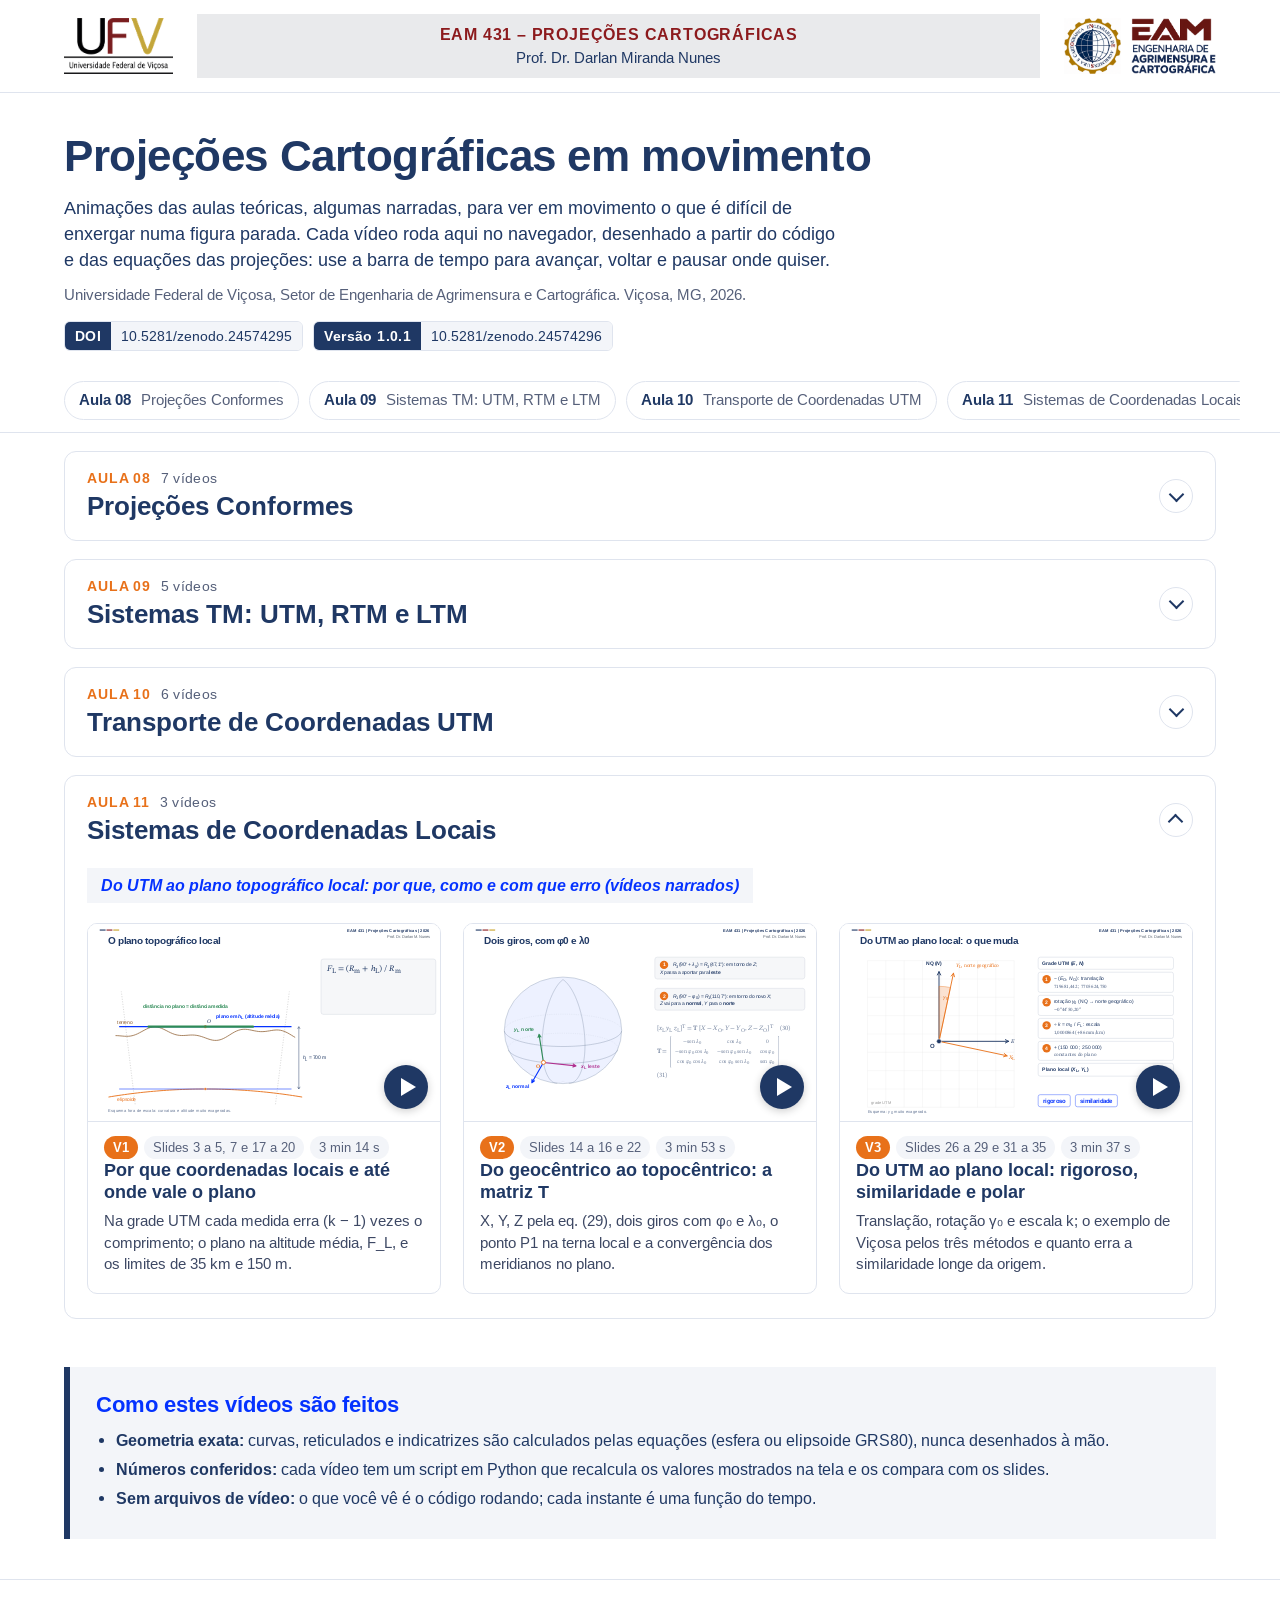
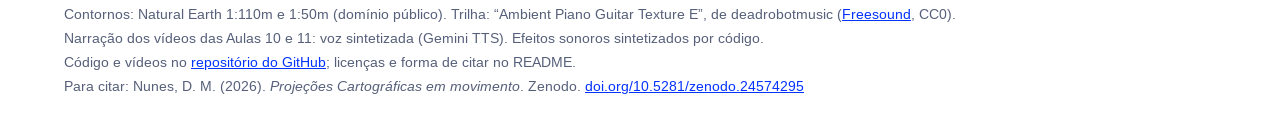
<file: index.html>
<!doctype html>
<html lang="pt-BR">
<head>
<meta charset="utf-8">
<meta name="viewport" content="width=device-width, initial-scale=1">
<title>Projeções Cartográficas em movimento</title>
<meta name="description" content="Animações didáticas da disciplina EAM 431, Projeções Cartográficas (UFV), geradas no navegador a partir do código.">
<link rel="stylesheet" href="https://fonts.googleapis.com/css2?family=Arimo:ital,wght@0,400;0,700;1,700&display=swap">
<style>
  :root { --ground:#FFFFFF; --main:#1F3864; --second:#0432FF; --accent:#E8711A; --grid:#9A9A9A;
          --ufv-red:#8C1A1D; --ufv-gold:#C9A227; --band:#E9EAEC; --panel:#F3F5F9; --line:#DFE4EE; --muted:#56607A; }
  * { box-sizing:border-box; }
  html { scroll-behavior:smooth; scroll-padding-top:72px; }
  body { margin:0; background:var(--ground); color:var(--main); font-family:Arimo, Arial, sans-serif; line-height:1.45; }
  .wrap { max-width:1200px; margin:0 auto; padding:0 24px; }

  /* Faixa superior, como no cabeçalho dos slides */
  .topo { border-bottom:1px solid var(--line); }
  .topo .wrap { display:flex; align-items:center; gap:24px; padding-top:14px; padding-bottom:14px; }
  .topo img { display:block; height:56px; width:auto; }
  .logos { display:flex; align-items:center; gap:10px; flex:none; }
  .faixa { flex:1; background:var(--band); padding:10px 16px; text-align:center; line-height:1.35; }
  .faixa b { display:block; font-size:16px; letter-spacing:.05em; text-transform:uppercase; color:var(--ufv-red); }
  .faixa span { display:block; margin-top:2px; font-size:15px; color:var(--main); }

  header.hero { padding-top:40px; padding-bottom:18px; }
  h1 { margin:0; font-size:clamp(30px, 5vw, 44px); line-height:1.1; letter-spacing:-.01em; }
  .lead { margin:14px 0 0; max-width:780px; font-size:18px; }
  .who { margin:10px 0 0; font-size:15px; color:var(--muted); }
  .doi { display:flex; flex-wrap:wrap; gap:10px; margin:16px 0 0; }
  .doi a { display:inline-flex; align-items:stretch; border-radius:6px; overflow:hidden; text-decoration:none; font-size:14px; line-height:1; border:1px solid var(--line); }
  .doi a span { padding:7px 10px; }
  .doi a span:first-child { background:var(--main); color:#fff; font-weight:700; letter-spacing:.03em; }
  .doi a span:last-child { background:var(--panel); color:var(--main); }
  .doi a:hover, .doi a:focus-visible { border-color:var(--accent); outline:none; }

  nav.aulas { position:sticky; top:0; z-index:5; background:color-mix(in srgb, var(--ground) 94%, transparent); backdrop-filter:blur(6px); border-bottom:1px solid var(--line); }
  nav.aulas .wrap { display:flex; gap:10px; padding-top:12px; padding-bottom:12px; overflow-x:auto; }
  nav.aulas a { flex:none; text-decoration:none; color:var(--main); font-size:15px; font-weight:700; padding:7px 14px; border:1px solid var(--line); border-radius:999px; background:var(--ground); white-space:nowrap; }
  nav.aulas a:hover, nav.aulas a:focus-visible { border-color:var(--accent); outline:none; }
  nav.aulas a span { font-weight:400; color:var(--muted); margin-left:6px; }

  details.aula { margin-top:18px; border:1px solid var(--line); border-radius:12px; background:var(--ground); }
  details.aula[open] { padding-bottom:24px; }
  details.aula > summary { list-style:none; cursor:pointer; display:flex; align-items:center; gap:18px; padding:18px 22px; border-radius:12px; }
  details.aula > summary::-webkit-details-marker { display:none; }
  details.aula > summary:hover, details.aula > summary:focus-visible { background:var(--panel); outline:none; }
  details.aula > summary h2 { flex:1; min-width:0; }
  details.aula > summary .seta { flex:none; width:34px; height:34px; border-radius:50%; border:1px solid var(--line); display:grid; place-items:center; transition:transform .2s; }
  details.aula > summary .seta::before { content:""; width:9px; height:9px; border-right:2.5px solid var(--main); border-bottom:2.5px solid var(--main); transform:translateY(-2px) rotate(45deg); }
  details.aula[open] > summary .seta { transform:rotate(180deg); }
  details.aula > .sub, details.aula > .grid { margin-left:22px; margin-right:22px; }
  .aula h2 { margin:0; font-size:26px; line-height:1.2; }
  .aula h2 small { display:flex; gap:10px; align-items:baseline; font-size:14px; font-weight:700; letter-spacing:.06em; text-transform:uppercase; color:var(--accent); margin-bottom:4px; }
  .aula h2 small em { font-style:normal; font-weight:400; letter-spacing:.02em; text-transform:none; color:var(--muted); }
  .sub { display:inline-block; margin:4px 0 20px; padding:6px 14px; background:var(--panel); color:var(--second); font-style:italic; font-weight:700; font-size:16px; }
  .grid { display:grid; grid-template-columns:repeat(auto-fill, minmax(320px, 1fr)); gap:22px; }
  .card { display:flex; flex-direction:column; border:1px solid var(--line); border-radius:10px; overflow:hidden; text-decoration:none; color:inherit; background:var(--ground); transition:border-color .15s, box-shadow .15s; }
  .card:hover, .card:focus-visible { border-color:var(--accent); box-shadow:0 6px 20px rgba(31,56,100,.12); outline:none; }
  .thumb { position:relative; aspect-ratio:16 / 9; overflow:hidden; background:var(--panel); border-bottom:1px solid var(--line); }
  .thumb iframe { position:absolute; left:0; top:0; width:1920px; height:1080px; border:0; transform-origin:0 0; pointer-events:none; }
  .play { position:absolute; right:12px; bottom:12px; width:44px; height:44px; border-radius:50%; background:var(--main); display:grid; place-items:center; box-shadow:0 2px 8px rgba(0,0,0,.2); }
  .play::before { content:""; margin-left:4px; border-style:solid; border-width:9px 0 9px 15px; border-color:transparent transparent transparent #fff; }
  .info { padding:14px 16px 18px; }
  .meta { display:flex; flex-wrap:wrap; gap:6px; margin:0 0 8px; }
  .meta span { padding:2px 9px; border-radius:999px; background:var(--panel); font-size:12.5px; color:var(--muted); line-height:1.5; }
  .meta span:first-child { background:var(--accent); color:#fff; font-weight:700; }
  .info h3 { margin:0 0 6px; font-size:18px; line-height:1.25; }
  .info p { margin:0; font-size:15px; color:#3D4864; }

  .how { margin:48px 0 0; padding:22px 26px; background:var(--panel); border-left:6px solid var(--main); }
  .how h2 { margin:0 0 6px; font-size:22px; color:var(--second); }
  .how ul { margin:8px 0 0; padding-left:20px; }
  .how li { margin:6px 0; }
  footer { margin-top:40px; border-top:1px solid var(--line); }
  footer .wrap { padding-top:20px; padding-bottom:36px; font-size:14px; color:var(--muted); }
  footer p { margin:4px 0; }
  footer a { color:var(--second); }

  @media (max-width:640px) {
    .topo .wrap { flex-wrap:wrap; justify-content:space-between; gap:12px; }
    .topo img { height:42px; }
    .faixa { order:3; flex-basis:100%; }
    .faixa b { font-size:14px; }
    header.hero { padding-top:26px; }
    .grid { grid-template-columns:1fr; }
  }
</style>
</head>
<body>
<div class="topo">
  <div class="wrap">
    <img src="ferramentas/identidade/logos/ufv.png" alt="Universidade Federal de Viçosa" width="110" height="56">
    <div class="faixa"><b>EAM 431 – Projeções Cartográficas</b><span>Prof. Dr. Darlan Miranda Nunes</span></div>
    <div class="logos">
      <img src="ferramentas/identidade/logos/eam_selo.png" alt="Selo da Engenharia de Agrimensura e Cartográfica" width="57" height="56">
      <img src="ferramentas/identidade/logos/eam_nome.png" alt="EAM, Engenharia de Agrimensura e Cartográfica" width="85" height="56">
    </div>
  </div>
</div>

<header class="hero wrap">
  <h1>Projeções Cartográficas em movimento</h1>
  <p class="lead">Animações das aulas teóricas, algumas narradas, para ver em movimento o que é difícil de enxergar numa figura parada. Cada vídeo roda aqui no navegador, desenhado a partir do código e das equações das projeções: use a barra de tempo para avançar, voltar e pausar onde quiser.</p>
  <p class="who">Universidade Federal de Viçosa, Setor de Engenharia de Agrimensura e Cartográfica. Viçosa, MG, 2026.</p>
  <p class="doi">
    <a href="https://doi.org/10.5281/zenodo.24574295" title="DOI de todas as versões (leva sempre à mais recente)"><span>DOI</span><span>10.5281/zenodo.24574295</span></a>
    <a href="https://doi.org/10.5281/zenodo.24574296" title="DOI da versão 1.0.1"><span>Versão 1.0.1</span><span>10.5281/zenodo.24574296</span></a>
  </p>
</header>

<nav class="aulas" aria-label="Aulas"><div class="wrap" id="nav"></div></nav>

<main class="wrap">
  <div id="aulas"></div>

  <section class="how">
    <h2>Como estes vídeos são feitos</h2>
    <ul>
      <li><strong>Geometria exata:</strong> curvas, reticulados e indicatrizes são calculados pelas equações (esfera ou elipsoide GRS80), nunca desenhados à mão.</li>
      <li><strong>Números conferidos:</strong> cada vídeo tem um script em Python que recalcula os valores mostrados na tela e os compara com os slides.</li>
      <li><strong>Sem arquivos de vídeo:</strong> o que você vê é o código rodando; cada instante é uma função do tempo.</li>
    </ul>
  </section>
</main>

<footer>
  <div class="wrap">
    <p>Contornos: Natural Earth 1:110m e 1:50m (domínio público). Trilha: “Ambient Piano Guitar Texture E”, de deadrobotmusic (<a href="https://freesound.org/people/deadrobotmusic/sounds/703137/">Freesound</a>, CC0).</p>
    <p>Narração dos vídeos das Aulas 10 e 11: voz sintetizada (Gemini TTS). Efeitos sonoros sintetizados por código.</p>
    <p>Código e vídeos no <a href="https://github.com/darlanmnunes/map-projections-repo">repositório do GitHub</a>; licenças e forma de citar no README.</p>
    <p>Para citar: Nunes, D. M. (2026). <i>Projeções Cartográficas em movimento</i>. Zenodo. <a href="https://doi.org/10.5281/zenodo.24574295">doi.org/10.5281/zenodo.24574295</a></p>
  </div>
</footer>

<script>
// Aulas e vídeos da galeria. Um vídeo novo entra aqui: pasta, instante da miniatura (s), slides, duração e resumo.
const AULAS = [
  { id: 'aula08', n: '08', tema: 'Projeções Conformes', sub: 'Mercator, Lambert, estereográfica e o caminho até o UTM',
    videos: [
      { v: 'aulas/aula08_projecoes_conformes/v01_conforme_x_equivalente', t: 31, n: 'V1', slides: '3 e 4', dur: '50 s',
        title: 'Conforme × equivalente: o que acontece com um círculo infinitesimal',
        desc: 'Na Mercator o círculo só muda de tamanho; na Lambert cilíndrica, de forma. Conformidade é escala igual em todas as direções, não escala igual a 1.' },
      { v: 'aulas/aula08_projecoes_conformes/v02_latitude_isometrica', t: 37, n: 'V2', slides: '5', dur: '55 s',
        title: 'Latitude isométrica: do retângulo ao quadrado',
        desc: 'Por que trocar φ por ψ, e por que ψ explode perto do polo.' },
      { v: 'aulas/aula08_projecoes_conformes/v03_cilindro_cone_plano', t: 64, n: 'V3', slides: '8 e 9', dur: '65 s',
        title: 'Uma família, três superfícies: cilindro, cone e plano',
        desc: 'Mercator, Lambert e estereográfica polar são o mesmo modelo ρ = C·e^(−nψ); só a constante n muda.' },
      { v: 'aulas/aula08_projecoes_conformes/v04_lambert_1pp_2pp', t: 47, n: 'V4', slides: '11 a 13', dur: '65 s',
        title: 'Lambert com 1 e 2 paralelos padrão: do cone tangente ao secante',
        desc: 'Por que o cone secante distribui melhor a distorção, e de onde vem m = 0,94995 em Viçosa.' },
      { v: 'aulas/aula08_projecoes_conformes/v05_loxodromia_ortodromia', t: 30, n: 'V5', slides: '17 e 18', dur: '60 s',
        title: 'Loxodromia × ortodromia: São Paulo → Joanesburgo',
        desc: 'Rumo constante não é caminho mais curto: a Mercator endireita uma linha, a gnomônica a outra.' },
      { v: 'aulas/aula08_projecoes_conformes/v06_estereografica_ups', t: 59, n: 'V6', slides: '20 e 21', dur: '60 s',
        title: 'Estereográfica: perspectiva do antípoda e o plano secante do UPS',
        desc: 'A construção perspectiva, a preservação de círculos e o efeito de k₀ = 0,994.' },
      { v: 'aulas/aula08_projecoes_conformes/v07_mercator_tm_utm', t: 8, n: 'V7', slides: '22 a 24', dur: '72 s',
        title: 'Da Mercator à Transversa de Mercator e ao UTM',
        desc: 'O giro do cilindro, o fuso de 6° e o efeito de k₀ = 0,9996.' },
    ] },
  { id: 'aula09', n: '09', tema: 'Sistemas TM: UTM, RTM e LTM', sub: 'Uma só projeção, vários conjuntos de parâmetros',
    videos: [
      { v: 'aulas/aula09_sistemas_tm/v01_fusos_utm', t: 5.5, n: 'V1', slides: '7 a 13', dur: '62 s',
        title: '60 fusos: do globo ao fuso de Viçosa',
        desc: 'O cilindro transverso secante gira 6° por vez e cada giro revela um fuso; o fuso de um ponto é quantos blocos de 6° cabem desde 180°, mais um.' },
      { v: 'aulas/aula09_sistemas_tm/v02_coordenadas_planas', t: 45, n: 'V2', slides: '10 e 11', dur: '62 s',
        title: 'Coordenadas planas do fuso: origem, falso leste e falso norte',
        desc: 'Cada fuso tem o seu plano; a falsa origem tira os negativos, e por isso o mesmo par (E, N) existe em todos os fusos.' },
      { v: 'aulas/aula09_sistemas_tm/v03_fator_escala', t: 33, n: 'V3', slides: '15 a 17', dur: '65 s',
        title: 'Fator de escala no fuso UTM e linhas de secância',
        desc: 'De 0,9996 no MC a 1,00098 na borda: em longitude a secância se abre para o sul; na grade, fica a ≈ 180 km do MC.' },
      { v: 'aulas/aula09_sistemas_tm/v04_convergencia_meridiana', t: 24, n: 'V4', slides: '19 e 20', dur: '66 s',
        title: 'Convergência meridiana: norte de quadrícula × norte geográfico',
        desc: 'O sinal de γ nos quatro quadrantes, γ ≈ Δλ sen φ e o azimute de quadrícula em Viçosa.' },
      { v: 'aulas/aula09_sistemas_tm/v05_utm_rtm_ltm', t: 36, n: 'V5', slides: '24 a 27', dur: '65 s',
        title: 'UTM, RTM e LTM: a mesma TM com outros parâmetros',
        desc: 'Cinco parâmetros mudam e as fórmulas ficam: menos distorção, mais limites de fuso sobre Minas Gerais.' },
    ] },
  { id: 'aula10', n: '10', tema: 'Transporte de Coordenadas UTM', sub: 'Do terreno à grade: reduções, problema direto e problema inverso (vídeos narrados)',
    videos: [
      { v: 'aulas/aula10_transporte_coordenadas/v01_terreno_grade', t: 132, n: 'V1', slides: '3 e 5', dur: '2 min 47 s',
        title: 'Do terreno à grade: por que transportar coordenadas',
        desc: 'Medidas no terreno, coordenadas no plano UTM: a distância passa por Fₕ e m₁₂; as direções, por ψ e γ.' },
      { v: 'aulas/aula10_transporte_coordenadas/v02_reducoes_lineares', t: 100, n: 'V2', slides: '6 a 8', dur: '2 min 31 s',
        title: 'Reduções lineares: Fₕ, m₁₂ e o fator combinado',
        desc: 'Em Viçosa, a projeção estica 210 mm/km e a altitude encolhe 105 mm/km; a regra de Simpson dá o fator da linha.' },
      { v: 'aulas/aula10_transporte_coordenadas/v03_geodesica_corda_psi', t: 64, n: 'V3', slides: '9 e 10', dur: '2 min 08 s',
        title: 'Geodésica projetada, corda e a redução angular ψ',
        desc: 'Três azimutes para a mesma linha; ψ é zero no MC e em linhas leste-oeste e vale 1,7″ em 3 km em Viçosa.' },
      { v: 'aulas/aula10_transporte_coordenadas/v04_problema_direto', t: 133, n: 'V4', slides: '12, 14, 16, 17 e 20', dur: '2 min 37 s',
        title: 'Problema direto, passo a passo',
        desc: 'O exemplo de Viçosa em cinco passos, até E₃ e N₃; o mesmo roteiro reproduz o exemplo da UFPR a menos de 1 mm.' },
      { v: 'aulas/aula10_transporte_coordenadas/v05_problema_inverso', t: 102, n: 'V5', slides: '11, 15 e 18', dur: '2 min 47 s',
        title: 'Problema inverso, contra-azimute e os três arcos da UFPR',
        desc: 'Da grade ao azimute geodésico e às distâncias; por que o contra-azimute não é Az + 180°; equador, MC e borda do fuso.' },
      { v: 'aulas/aula10_transporte_coordenadas/v06_quanto_vale', t: 51, n: 'V6', slides: '19, 22 e 23', dur: '2 min 20 s',
        title: 'Quanto vale cada correção e quando simplificar',
        desc: 'Esquecer γ custa 38 m; m e Fₕ, dezenas de centímetros; ψ, 7 mm. A regra d ≈ D²E′/2R² e as três perguntas.' },
    ] },
  { id: 'aula11', n: '11', tema: 'Sistemas de Coordenadas Locais', sub: 'Do UTM ao plano topográfico local: por que, como e com que erro (vídeos narrados)',
    videos: [
      { v: 'aulas/aula11_sistemas_locais/v01_por_que_plano_local', t: 120, n: 'V1', slides: '3 a 5, 7 e 17 a 20', dur: '3 min 14 s',
        title: 'Por que coordenadas locais e até onde vale o plano',
        desc: 'Na grade UTM cada medida erra (k − 1) vezes o comprimento; o plano na altitude média, F_L, e os limites de 35 km e 150 m.' },
      { v: 'aulas/aula11_sistemas_locais/v02_terna_topocentrica', t: 120, n: 'V2', slides: '14 a 16 e 22', dur: '3 min 53 s',
        title: 'Do geocêntrico ao topocêntrico: a matriz T',
        desc: 'X, Y, Z pela eq. (29), dois giros com φ₀ e λ₀, o ponto P1 na terna local e a convergência dos meridianos no plano.' },
      { v: 'aulas/aula11_sistemas_locais/v03_utm_para_plano_local', t: 56, n: 'V3', slides: '26 a 29 e 31 a 35', dur: '3 min 37 s',
        title: 'Do UTM ao plano local: rigoroso, similaridade e polar',
        desc: 'Translação, rotação γ₀ e escala k; o exemplo de Viçosa pelos três métodos e quanto erra a similaridade longe da origem.' },
    ] },
];

const nav = document.getElementById('nav'), box = document.getElementById('aulas');
for (const a of AULAS) {
  const link = document.createElement('a');
  link.href = '#' + a.id;
  link.innerHTML = 'Aula ' + a.n + ' <span></span>';
  link.querySelector('span').textContent = a.tema;
  nav.append(link);

  const sec = document.createElement('details');
  sec.className = 'aula'; sec.id = a.id;
  sec.innerHTML = '<summary><h2><small></small></h2><span class="seta" aria-hidden="true"></span></summary><p class="sub"></p><div class="grid"></div>';
  sec.querySelector('small').append('Aula ' + a.n);
  const nv = document.createElement('em');
  nv.textContent = a.videos.length + (a.videos.length > 1 ? ' vídeos' : ' vídeo');
  sec.querySelector('small').append(nv);
  sec.querySelector('h2').append(a.tema);
  sec.querySelector('.sub').textContent = a.sub;
  const grid = sec.querySelector('.grid');
  for (const d of a.videos) {
    const href = 'ferramentas/preview/?v=' + d.v;
    const card = document.createElement('a');
    card.className = 'card';
    card.href = href;
    card.innerHTML =
      '<div class="thumb"><iframe loading="lazy" tabindex="-1" aria-hidden="true" title=""></iframe><span class="play" aria-hidden="true"></span></div>' +
      '<div class="info"><p class="meta"></p><h3></h3><p></p></div>';
    card.querySelector('iframe').src = href + '&t=' + d.t + '&still=1';
    for (const txt of [d.n, 'Slides ' + d.slides, d.dur]) {
      const tag = document.createElement('span'); tag.textContent = txt; card.querySelector('.meta').append(tag);
    }
    card.querySelector('h3').textContent = d.title;
    card.querySelector('.info p:last-child').textContent = d.desc;
    grid.append(card);
  }
  box.append(sec);
}
// Abre a aula do endereço (#aula11, como nos links dos slides) ou, sem endereço, a mais recente
function abrir(id, rolar) {
  const alvo = document.getElementById(id);
  if (!alvo || alvo.tagName !== 'DETAILS') return;
  alvo.open = true;
  if (rolar) alvo.scrollIntoView({ block: 'start' });
}
const inicial = location.hash.slice(1);
if (document.getElementById(inicial)) abrir(inicial, true); else box.lastElementChild.open = true;
window.addEventListener('hashchange', () => abrir(location.hash.slice(1), true));
nav.addEventListener('click', ev => {
  const a = ev.target.closest('a'); if (!a) return;
  abrir(a.getAttribute('href').slice(1), false);
});
// Miniaturas: o quadro de 1920 × 1080 do player, reduzido à largura do cartão
const ro = new ResizeObserver(entries => {
  for (const e of entries) e.target.querySelector('iframe').style.transform = 'scale(' + e.target.clientWidth / 1920 + ')';
});
document.querySelectorAll('.thumb').forEach(el => ro.observe(el));
</script>
</body>
</html>
</file>
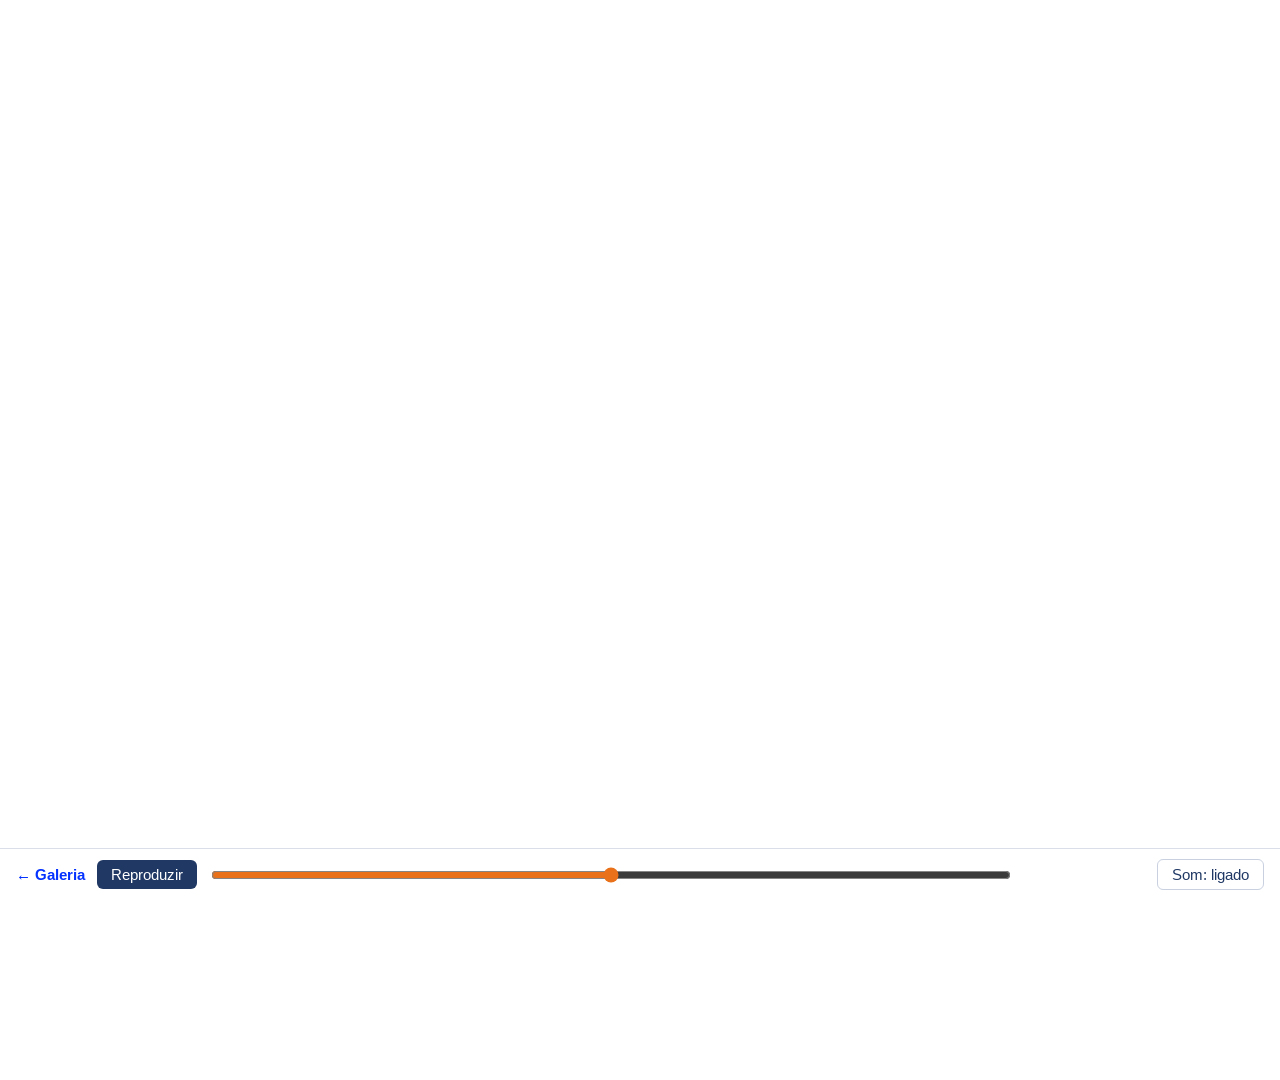
<file: ferramentas/preview/index.html>
<!doctype html>
<html lang="pt-BR">
<head>
<meta charset="utf-8">
<title>Projeções Cartográficas em movimento</title>
<link rel="stylesheet" href="https://fonts.googleapis.com/css2?family=Arimo:ital,wght@0,400;0,700;1,400&family=STIX+Two+Text:ital,wght@0,400;0,700;1,400&display=block">
<link rel="stylesheet" href="../identidade/moldura.css">
<style>
  html, body { margin:0; background:#eef1f6; overflow:hidden; }
  #wrap { position:relative; width:1920px; height:1080px; overflow:hidden; background:#fff; transform-origin:0 0; }
  #stage { position:absolute; inset:0; overflow:hidden; --sans:Arimo, Arial, sans-serif; --serif:'STIX Two Text', 'Times New Roman', serif; }
  #ui { position:fixed; left:0; right:0; bottom:0; display:flex; align-items:center; gap:12px; font:15px Arimo, Arial, sans-serif; color:#1F3864; background:#fff; padding:10px 16px; border-top:1px solid #d9dee8; }
  #ui a { color:#0432FF; text-decoration:none; font-weight:700; white-space:nowrap; }
  #ui button { font:inherit; color:#fff; background:#1F3864; border:0; border-radius:6px; padding:6px 14px; cursor:pointer; min-width:80px; }
  #ui button.som { color:#1F3864; background:#fff; border:1px solid #c9d1e0; min-width:0; }
  #rng { flex:1; accent-color:#E8711A; }
  #lab { min-width:120px; text-align:right; font-variant-numeric:tabular-nums; }
</style>
</head>
<body>
<div id="wrap"><div id="stage"></div></div>
<div id="ui"><a href="../../">← Galeria</a><button id="play">Reproduzir</button>
  <input id="rng" type="range" min="0" step="0.0333" aria-label="Tempo"> <span id="lab"></span>
  <button id="som" class="som" aria-pressed="true">Som: ligado</button></div>
<script>
// Emulação mínima do kit do Motion, suficiente para as cenas deste repositório.
// Uso: servir a raiz do repositório (ou o GitHub Pages) e abrir
//   ferramentas/preview/?v=<pasta_do_video>&t=<segundos>[&still=1]
// Os caminhos são relativos a esta página, para funcionar também num subdiretório.
const Q = new URLSearchParams(location.search);
// Miniaturas e renderizador (still=1): sem barra de controle desde o primeiro quadro
if (Q.get('still')) document.getElementById('ui').style.display = 'none';
const VIDEO = '../../' + Q.get('v').replace(/^\/|\/$/g, '') + '/motion/';
// Identidade da disciplina, comum a todos os vídeos (ferramentas/identidade/moldura.css)
const DISCIPLINA = 'EAM 431 | Projeções Cartográficas | 2026', PROFESSOR = 'Prof. Dr. Darlan M. Nunes';
const CORES_UFV = ['#1F3864', '#8C1A1D', '#C9A227'];
// Trilha da série: o trecho começa em scenes.json → trilha.inicio (s); entra e sai em fade
const TRILHA = { arquivo: '../audio/trilha_eam431.mp3', volume: 0.55, entra: 1.5, sai: 3 };
const clamp01 = x => Math.max(0, Math.min(1, x));
const norm = x => x.toLowerCase().normalize('NFD').replace(/[\u0300-\u036f]/g, '').replace(/[^a-z0-9ψγ]/g, '');
const base = {
  seg: (t, a, b) => clamp01((t - a) / (b - a)),
  lerp: (a, b, u) => a + (b - a) * u,
  clamp01,
  eo: x => 1 - Math.pow(1 - x, 3),
  ei: x => x * x * x,
  eio: x => x < 0.5 ? 4 * x * x * x : 1 - Math.pow(-2 * x + 2, 3) / 2,
  eob: (x, s = 1.4) => 1 + (s + 1) * Math.pow(x - 1, 3) + s * Math.pow(x - 1, 2),
  h(html) { const d = document.createElement('div'); d.innerHTML = html.trim(); return d.firstElementChild; },
  TextFx: {
    fadeFromRight(el, t, t0, o = {}) {
      const st = o.stagger ?? 0.11, du = o.dur ?? 0.5, dx = o.dx ?? 26;
      if (!el._w) {
        const words = el.textContent.split(' ');
        el.textContent = '';
        el._w = words.map((w, i) => {
          const s = document.createElement('span'); s.textContent = w; s.style.display = 'inline-block';
          el.append(s); if (i < words.length - 1) el.append(' '); return s;
        });
      }
      el._w.forEach((s, i) => {
        const p = base.eo(clamp01((t - t0 - i * st) / du));
        s.style.opacity = p; s.style.transform = 'translateX(' + (1 - p) * dx + 'px)';
      });
      return t0 + (el._w.length - 1) * st + du;
    },
  },
};
const files = {};
const scenes = {};
let list, total = 0;

async function boot() {
  const meta = await (await fetch(VIDEO + 'scenes.json')).json();
  list = meta.scenes;
  const stage = document.getElementById('stage');
  document.getElementById('wrap').style.background = meta.background;
  const names = ['base.css', 'shared.js', ...list.map(s => 'scene-' + s.id + '.js')];
  for (const n of names) files[n] = await (await fetch(VIDEO + n)).text();
  // módulos de dados (*.json exceto scenes.json) descobertos pelo código das cenas
  const dataNames = new Set((Object.values(files).join('\n').match(/kit\.json\('([^']+)'\)/g) || []).map(m => m.slice(10, -2)));
  for (const n of dataNames) files[n] = await (await fetch(VIDEO + n)).text();
  // Narração: durações e palavras de cada fala (motion/voz/falas.json), quando o vídeo tem voz
  const falas = list.some(s => s.falas) ? await (await fetch(VIDEO + 'voz/falas.json')).json() : {};
  const st = document.createElement('style'); st.textContent = files['base.css']; stage.append(st);
  const filmKit = Object.assign({}, base, { json: n => JSON.parse(files[n]), module: n => files[n] ?? null });
  new Function('kit', files['shared.js'])(filmKit);
  let t0 = 0;
  for (const s of list) {
    const box = document.createElement('div');
    box.style.cssText = 'position:absolute;inset:0;overflow:hidden';
    stage.append(box);
    // Falas da narração na cena: kit.F[id] = { t0, t1, w: [{ x, a, b }] } em segundos da cena;
    // kit.em(id, 'palavra', n) devolve o instante em que a n-ésima palavra que começa assim é dita.
    const F = {};
    for (const f of s.falas || []) {
      const d = falas[f.id];
      if (!d) throw new Error('fala sem áudio: ' + f.id);
      F[f.id] = { t0: f.t, t1: f.t + d.dur, w: d.words.map(w => ({ x: norm(w.text), a: f.t + w.start, b: f.t + w.end })) };
    }
    const em = (id, palavra, n = 1) => {
      const f = F[id], alvo = norm(palavra);
      if (!f) throw new Error('fala inexistente na cena ' + s.id + ': ' + id);
      const hits = f.w.filter(w => w.x.startsWith(alvo));
      if (hits.length < n) throw new Error('palavra "' + palavra + '" (' + n + 'ª) não está na fala ' + id);
      return hits[n - 1].a;
    };
    const kit = Object.assign({}, filmKit, { stage: box, dur: s.dur, start: t0, F, em,
      scene: (id, def) => { scenes[id] = { def, box, start: kit.start, dur: s.dur }; } });
    new Function('kit', files['scene-' + s.id + '.js'])(kit);
    await scenes[s.id].def.init?.call(scenes[s.id].def, kit);
    t0 += s.dur;
  }
  total = t0;
  if (meta.moldura !== false) stage.append(base.h('<div class="moldura"><div class="tracos">' +
    CORES_UFV.map(c => '<i style="background:' + c + '"></i>').join('') + '</div>' +
    '<div class="disc"><b>' + DISCIPLINA + '</b><span>' + PROFESSOR + '</span></div></div>'));
  await document.fonts.ready;
  const rng = document.getElementById('rng'); rng.max = total;
  rng.oninput = () => render(+rng.value);
  let playing = false, startAt = 0, from = 0;
  const btn = document.getElementById('play');
  // O áudio só é criado no player (as miniaturas e o renderizador usam still=1)
  // Vídeos narrados trazem a faixa já mixada (scenes.json → audio); os demais tocam a trilha da série
  const mixado = !!meta.audio;
  const audio = Q.get('still') ? null : new Audio(mixado ? VIDEO + meta.audio : TRILHA.arquivo);
  const inicio = mixado ? 0 : meta.trilha?.inicio ?? 0;
  const somBtn = document.getElementById('som');
  somBtn.onclick = () => {
    audio.muted = !audio.muted;
    somBtn.textContent = audio.muted ? 'Som: desligado' : 'Som: ligado';
    somBtn.setAttribute('aria-pressed', String(!audio.muted));
  };
  const stop = () => { playing = false; btn.textContent = 'Reproduzir'; audio.pause(); };
  const toggle = () => {
    if (playing) { stop(); return; }
    playing = true; btn.textContent = 'Pausar';
    if (+rng.value >= total) rng.value = 0;
    startAt = performance.now(); from = +rng.value;
    audio.currentTime = inicio + from;
    audio.play().catch(() => {});
    const loop = () => {
      if (!playing) return;
      const t = Math.min(total, from + (performance.now() - startAt) / 1000);
      rng.value = t; render(t);
      if (!mixado) audio.volume = TRILHA.volume * Math.min(1, t / TRILHA.entra, (total - t) / TRILHA.sai);
      if (t < total) requestAnimationFrame(loop); else stop();
    };
    loop();
  };
  btn.onclick = toggle;
  rng.addEventListener('input', () => { if (playing) stop(); });
  const t = +(Q.get('t') || 0); rng.value = t; render(t);
  if (Q.get('still')) document.getElementById('ui').remove();
  else {
    onkeydown = e => { if (e.code === 'Space') { e.preventDefault(); toggle(); } };
    // Centraliza o quadro 16:9 acima da barra de controle
    const fit = () => {
      const s = Math.min(innerWidth / 1920, (innerHeight - 60) / 1080), w = document.getElementById('wrap').style;
      w.transform = 'translate(' + (innerWidth - 1920 * s) / 2 + 'px,' + (innerHeight - 60 - 1080 * s) / 2 + 'px) scale(' + s + ')';
    };
    fit(); onresize = fit;
  }
  document.title = Q.get('still') ? 'pronto' : (meta.title || 'Projeções Cartográficas em movimento');
}
function render(T) {
  let cur = null;
  for (const s of list) { const sc = scenes[s.id]; if (T >= sc.start && T < sc.start + sc.dur) cur = s.id; }
  if (!cur) cur = list[list.length - 1].id;
  for (const s of list) {
    const sc = scenes[s.id];
    sc.box.style.display = s.id === cur ? '' : 'none';
    if (s.id === cur) sc.def.render.call(sc.def, T - sc.start, sc.kit);
  }
  const lab = document.getElementById('lab');
  if (lab) lab.textContent = T.toFixed(1).replace('.', ',') + ' s / ' + total + ' s';
}
boot().catch(e => { document.title = 'erro'; document.body.insertAdjacentHTML('beforeend', '<pre style="color:red">' + e.stack + '</pre>'); });
</script>
</body>
</html>
</file>
<file: ferramentas/identidade/moldura.css>
/* Moldura comum a todos os vídeos da EAM 431, desenhada por cima das cenas no quadro de 1920 × 1080.
   Canto superior esquerdo: três traços nas cores da UFV. Canto superior direito: disciplina e professor. */
.moldura { position:absolute; inset:0; pointer-events:none; z-index:10; font-family:Arimo, Arial, sans-serif }
.moldura .tracos { position:absolute; left:64px; top:30px; display:flex; gap:5px }
.moldura .tracos i { display:block; width:32px; height:6px }
.moldura .disc { position:absolute; right:56px; top:24px; text-align:right; line-height:1.25 }
.moldura .disc b { display:block; font-size:23px; font-weight:700; color:#1F3864 }
.moldura .disc span { display:block; font-size:20px; color:#5B6573; margin-top:3px }
</file>
